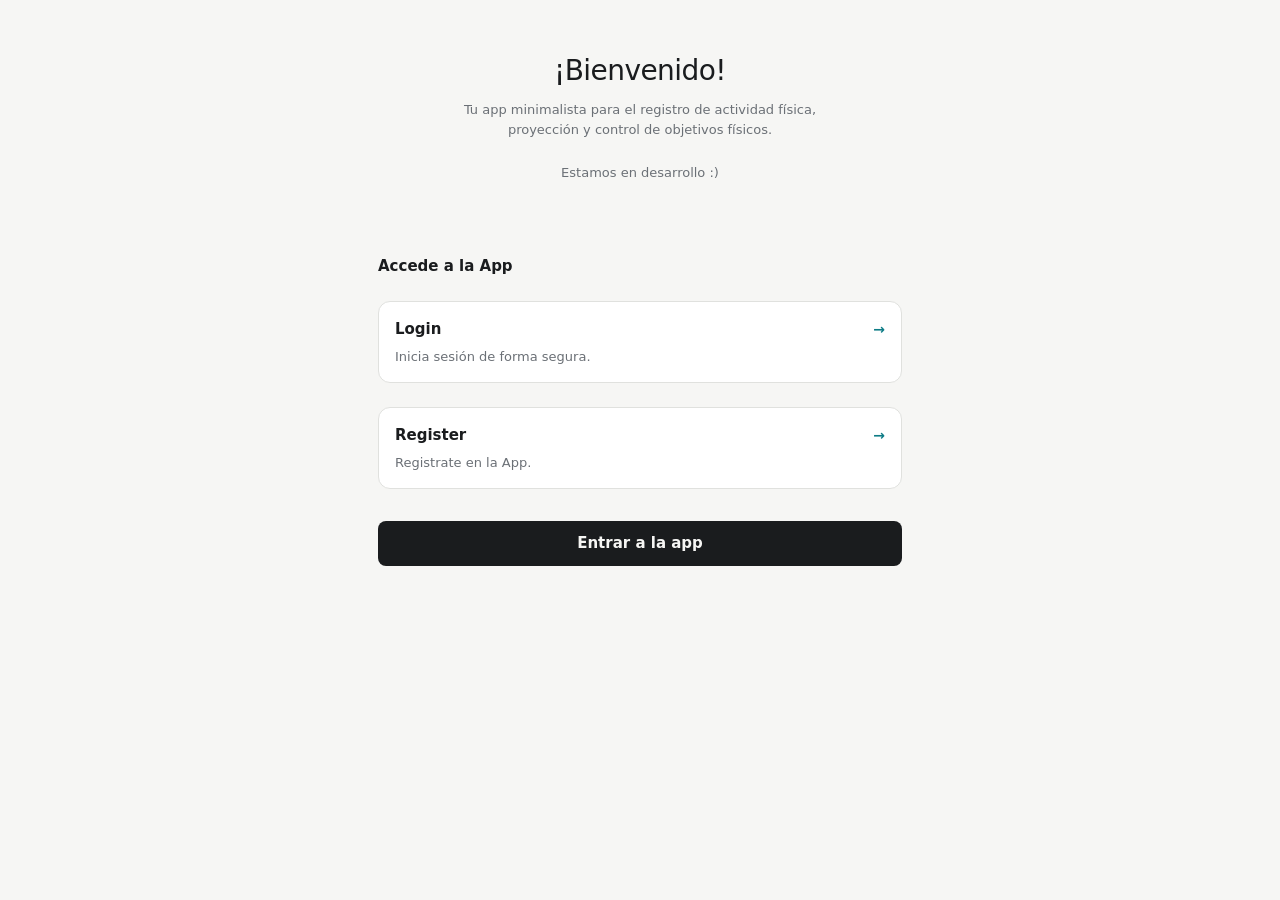
<file: frontend/index.html>
<!DOCTYPE html> <!-- Con esto avisamos al navegador que estamos usando HTML 5 -->
<html lang="es"> <!-- lang=es-> Accesibilidad para lectores de pantalla, traduccion auto del nav, seo y reglas tipograficas de CSS -->
    <head>
        <meta charset="utf-8">
        <meta name="viewport" content="width=device-width, initial-scale=1, viewport-fit=cover">
        <title>Inicio</title>
        <link rel="stylesheet" href="css/estilos.css">
        <link rel="stylesheet" href="css/componentes.css">
    </head>
    <body>
        <main>
            <div class="hero">
                <h1>¡Bienvenido!</h1>
                <p class="p-suave">Tu app minimalista para el registro de actividad física, proyección y control de objetivos físicos.</p>
                <p class="p-suave">Estamos en desarrollo :)</p>
            </div>

            <h2>Accede a la App</h2>

            <div class="card-grid">
                <a href="screens/login.html" class="card">
                    <div class="card-title">
                        Login<span>→</span>
                    </div>
                    <div class="p-suave">Inicia sesión de forma segura.</div>
                </a>
            </div>

            <div class="card-grid">
                <a href="screens/register.html" class="card">
                    <div class="card-title">
                        Register<span>→</span>
                    </div>
                    <div class="p-suave">Registrate en la App.</div>
                </a>
            </div>

            <div class="cta-container">
                <a href="screens/login.html" class="btn cta-btn">Entrar a la app</a> <!-- es de clase btn y cta-btn-->
            </div>
        </main>
    </body>
</html>
</file>
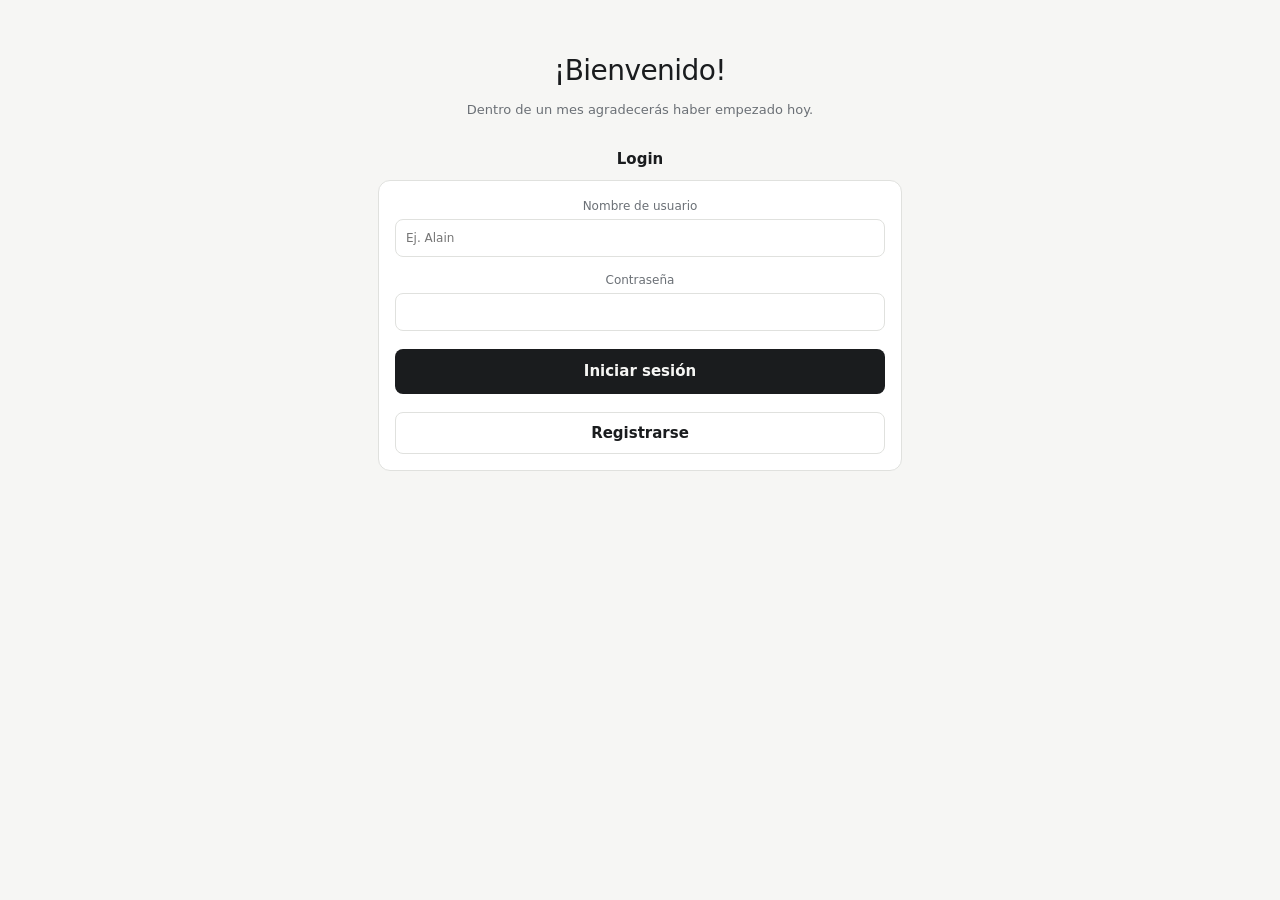
<file: frontend/screens/login.html>
<!DOCTYPE html> 
<html lang="es"> 
    <head>
        <meta charset="utf-8">
        <meta name="viewport" content="width=device-width, initial-scale=1, viewport-fit=cover">
        <title>Login</title>
        <link rel="icon" href="data:image/svg+xml,<svg xmlns='http://www.w3.org/2000/svg' viewBox='0 0 100 100'><rect width='100' height='100' rx='22' fill='%2318181b'/><text x='50' y='72' font-family='system-ui, sans-serif' font-size='65' font-weight='bold' fill='%23ffffff' text-anchor='middle'>E</text></svg>">
        <link rel="stylesheet" href="../css/estilos.css">
        <link rel="stylesheet" href="../css/componentes.css">
    </head>
    <body>
        <main>
            <div class="hero">
                <h1>¡Bienvenido!</h1>
                <p class="p-suave" id="frase-motivadora">Nunca es tarde para proponerse un cambio!</p>
                <h2>Login</h2>

                <div class="tarjeta-formulario-login">
                    <div class="row">
                        <label for="input-nombre-usuario">Nombre de usuario
                            <input id="input-nombre-usuario" type="text" placeholder="Ej. Alain" maxlength="20" required>
                        </label>
                    </div>

                    <div class="row">
                        <label for="input-contrasena-usuario">Contraseña
                            <input id="input-contrasena-usuario" type="password" maxlength="64" required>
                        </label>
                    </div>

                    <button type="submit" class="btn2" id="btn-iniciar-sesion">
                        Iniciar sesión
                    </button>

                    <button type="button" class="btn2" id="btn-registrarse">
                        Registrarse
                    </button>
                    
                    <p id="mensaje-error" class="texto-error" role="alert"></p>
                </div>

            </div>
        </main>

        <script type="module" src="../scripts/login.js"></script>
    </body>
</html>
</file>
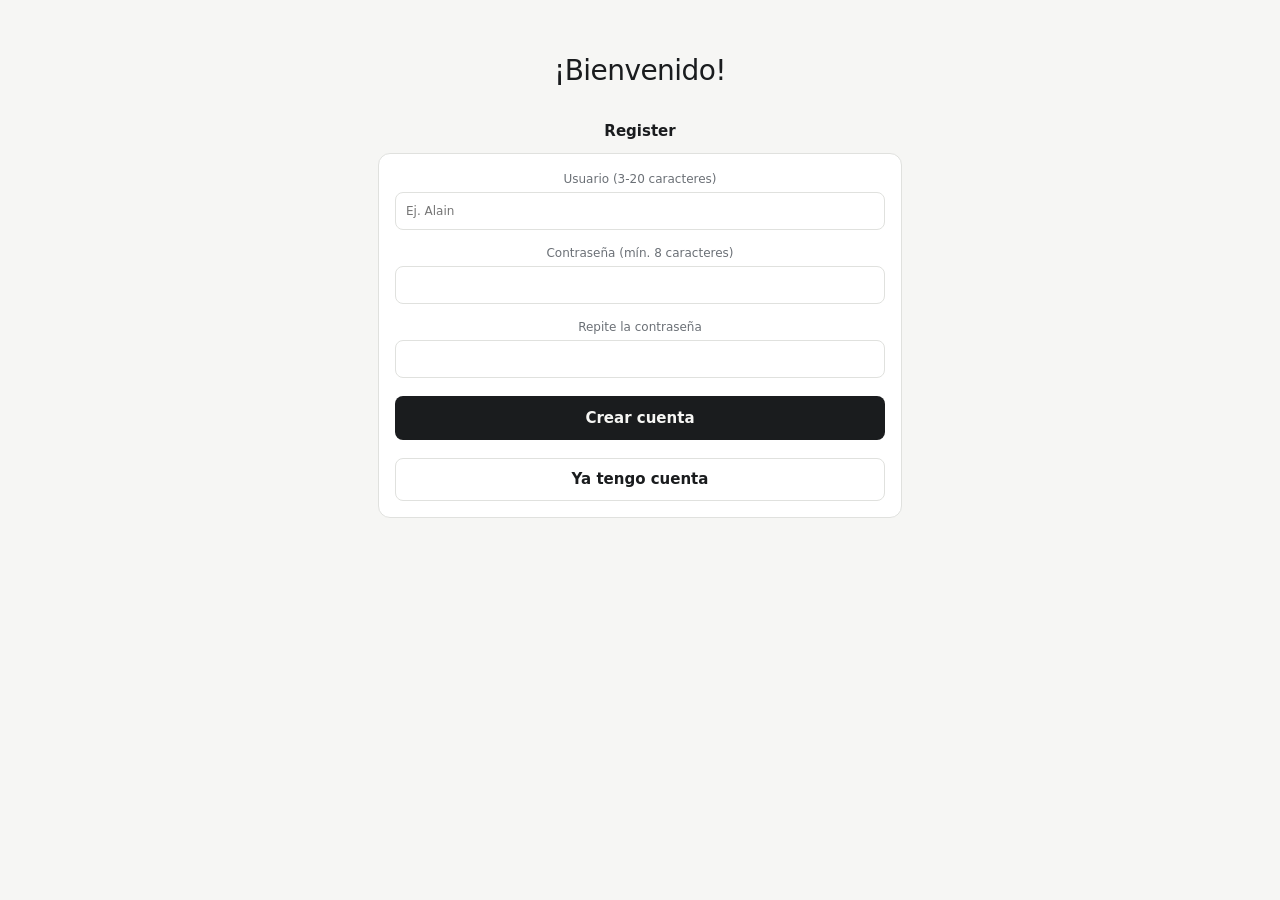
<file: frontend/screens/register.html>
<!DOCTYPE html> 
<html lang="es"> 
    <head>
        <meta charset="utf-8">
        <meta name="viewport" content="width=device-width, initial-scale=1, viewport-fit=cover">
        <title>Register</title>
        <link rel="icon" href="data:image/svg+xml,<svg xmlns='http://www.w3.org/2000/svg' viewBox='0 0 100 100'><rect width='100' height='100' rx='22' fill='%2318181b'/><text x='50' y='72' font-family='system-ui, sans-serif' font-size='65' font-weight='bold' fill='%23ffffff' text-anchor='middle'>E</text></svg>">
        <link rel="stylesheet" href="../css/estilos.css">
        <link rel="stylesheet" href="../css/componentes.css">
    </head>
    <body>
        <main>
            <div class="hero">
                <h1>¡Bienvenido!</h1>
                <h2>Register</h2>

                <div class="tarjeta-formulario-register">
                    <div class="row">
                        <label for="input-nombre-usuario">Usuario (3-20 caracteres)
                            <input id="input-nombre-usuario" type="text" placeholder="Ej. Alain" maxlength="20" required>
                        </label>
                    </div>

                    <div class="row">
                        <label for="input-contrasena-usuario">Contraseña (mín. 8 caracteres)
                            <input id="input-contrasena-usuario" type="password" minlength="8" maxlength="64" required>
                        </label>
                    </div>

                    <div class="row">
                        <label for="input-repite-contrasena">Repite la contraseña
                            <input id="input-repite-contrasena" type="password" minlength="8" maxlength="64" required>
                        </label>
                    </div>

                    <button type="button" class="btn2" id="btn-crear-cuenta">
                        Crear cuenta
                    </button>

                    <button type="submit" class="btn2" id="btn-volver-login">
                        Ya tengo cuenta
                    </button>
                    
                    <p id="mensaje-error" class="texto-error" role="alert"></p>
                </div>

            </div>
        </main>

        <script type="module" src="../scripts/register.js"></script>
    </body>
</html>
</file>
<file: frontend/css/estilos.css>
:root {
  --bg: #f6f6f4;
  --fg: #1a1c1e;
  --mu: #6b7076;
  --ln: #e0e1de;
  --cd: #fff;
  --ac: #0e7c86;
  --ac2: #c2410c;
  box-sizing: border-box;
  padding-top: env(safe-area-inset-top, 0px);
  padding-bottom: env(safe-area-inset-bottom, 0px);
}

@media (prefers-color-scheme: dark) {
  :root:not([data-theme="light"]) {
    --bg: #101214;
    --fg: #ecedee;
    --mu: #8d9399;
    --ln: #25292d;
    --cd: #16191c;
    --ac: #3cc3cf;
    --ac2: #fb923c;
    color-scheme: dark;
  }
}

:root[data-theme="dark"] {
  --bg: #101214;
  --fg: #ecedee;
  --mu: #8d9399;
  --ln: #25292d;
  --cd: #16191c;
  --ac: #3cc3cf;
  --ac2: #fb923c;
  color-scheme: dark;
}

html {
  scroll-padding-top: env(safe-area-inset-top, 0px);
}

* {
  box-sizing: border-box;
}

body {
  margin: 0;
  background: var(--bg);
  color: var(--fg);
  font: 15px/1.5 ui-sans-serif, system-ui, -apple-system, "Segoe UI", Roboto, sans-serif;
  font-variant-numeric: tabular-nums;
}

main {
  max-width: 560px;
  margin: 0 auto;
  padding: 20px 18px 90px;
}

h1 {
  font-size: 13px;
  font-weight: 600;
  color: var(--mu);
  margin: 0 0 18px;
  letter-spacing: .02em;
}

h2 {
  font-size: 15px;
  font-weight: 600;
  margin: 28px 0 10px;
}

label {
  display: block;
  font-size: 12px;
  color: var(--mu);
}

table {
  width: 100%;
  border-collapse: collapse;
  font-size: 14px;
}

td, th {
  padding: 8px 0;
  border-top: 1px solid var(--ln);
  text-align: right;
  font-weight: 400;
}

td:first-child, th:first-child {
  text-align: left;
}

th {
  color: var(--mu);
  font-size: 12px;
}

svg {
  width: 100%;
  height: auto;
  display: block;
}

svg text {
  fill: var(--mu);
  font-size: 10px;
}
</file>
<file: frontend/css/componentes.css>
/* Seccion hero Inicio */
.hero {
  padding: 30px 0 20px;
  text-align: center;
}

.hero h1 {
  font-size: 28px;
  font-weight: 300;
  color: var(--fg);
  letter-spacing: -.02em;
  margin-bottom: 8px;
}

.hero p {
  margin: 0 auto 24px;
  max-width: 400px;
}

/* Cards */

.card-grid {
  display: grid;
  grid-template-columns: 1fr;
  gap: 12px;
  margin: 24px 0;
}

.card {
  border: 1px solid var(--ln);
  background: var(--cd);
  border-radius: 12px;
  padding: 16px;
  display: flex;
  flex-direction: column;
  gap: 6px;
  text-decoration: none;
  color: inherit;
  transition: border-color 0.15s ease, transform 0.15s ease;
}

/*  :hover es una pseudoclase de CSS que se activa cuando un elemento está siendo “hovered”, es decir, 
    cuando el puntero del usuario está encima del elemento sin hacer clic. */
.card:hover {
  border-color: var(--ac);
  transform: translateY(-1px);
}

.card-title {
  font-size: 15px;
  font-weight: 600;
  color: var(--fg);
  display: flex;
  justify-content: space-between;
  align-items: center;
}

.card-title span {
  color: var(--ac);
  font-size: 14px;
}

/*Ajustes*/
.tarjeta-formulario {
  background: var(--cd);
  border: 1px solid var(--ln);
  border-radius: 12px;
  padding: 16px;
  margin-bottom: 20px;
  display: flex;
  flex-direction: column;
  gap: 14px;
}

/*Login*/
.tarjeta-formulario-login {
  background: var(--cd);
  border: 1px solid var(--ln);
  border-radius: 12px;
  padding: 16px;
  margin-bottom: 20px;
  display: flex;
  flex-direction: column;
  gap: 14px;
}

.tarjeta-formulario-login #btn-iniciar-sesion,
.tarjeta-formulario-login #btn-registrarse {
  align-self: center;
  width: 100%;
  margin-top: 4px; 
  font: inherit;
  font-weight: 600;
}

.tarjeta-formulario-login #btn-iniciar-sesion {
  margin-top: 4px;
  width: 100%;
  padding: 11px;
  border: 0;
  border-radius: 8px;
  background: var(--fg);
  color: var(--bg);
  cursor: pointer;
}

.texto-error {
  color: #f87171;
  background-color: rgba(248, 113, 113, 0.1);
  border: 1px solid rgba(248, 113, 113, 0.3);
  border-radius: 8px;
  padding: 10px 12px;
  font-size: 0.875rem;
  line-height: 1.4;
  margin: 0;
}

/* Oculta el recuadro por completo mientras el <p> esté vacío */
.texto-error:empty {
  display: none;
}

/*FIN Login*/

/* Register */
.tarjeta-formulario-register {
  background: var(--cd);
  border: 1px solid var(--ln);
  border-radius: 12px;
  padding: 16px;
  margin-bottom: 20px;
  display: flex;
  flex-direction: column;
  gap: 14px;
}

.tarjeta-formulario-register #btn-crear-cuenta,
.tarjeta-formulario-register #btn-volver-login {
  width: 100%;
  margin-top: 4px;
  font: inherit;
  font-weight: 600;
}

.tarjeta-formulario-register #btn-crear-cuenta {
  padding: 11px;
  border: 0;
  border-radius: 8px;
  background: var(--fg);
  color: var(--bg);
}

/* FIN Register */

.caja-calculos {
  margin-top: 16px;
}

.row {
  display: flex;
  gap: 10px;
  flex-wrap: wrap;
}

.row > label {
  flex: 1 1 120px;
}

.row > .btn2 {
  flex: 1 1 140px;
}

#mensaje-estado-sesion, #mensaje-datos-personales, #mensaje-descargar-sesiones, #mensaje-descargar-usuarios {
  margin-top: 10px;
}

/*Forms e inputs*/
input, select {
  width: 100%;
  margin-top: 4px;
  padding: 9px 10px;
  background: var(--cd);
  color: var(--fg);
  border: 1px solid var(--ln);
  border-radius: 8px;
  font: inherit;
}

/* Call to action */
.cta-container {
  margin-top: 32px;
}

.cta-btn {
  display: block;
  text-align: center;
  text-decoration: none;
}

/* Botones */

.btn {
  margin-top: 14px;
  width: 100%;
  padding: 11px;
  border: 0;
  border-radius: 8px;
  background: var(--fg);
  color: var(--bg);
  font: inherit;
  font-weight: 600;
  cursor: pointer;
}

.btn2 {
  padding: 9px 12px;
  border: 1px solid var(--ln);
  border-radius: 8px;
  background: var(--cd);
  color: var(--fg);
  font: inherit;
  font-size: 13px;
  cursor: pointer;
  text-align: center;
}

#btn-iniciar-sesion {
  align-self: flex-end; 
  margin-bottom: 0px;
}

/* Tipografía de utilidad */
.p-suave {
  color: var(--mu);
  font-size: 13px;
}

.texto-secundario {
  color: var(--mu);
  font-size: 13px;
  margin: 0;
}

#info-usuario-activo {
    font-weight: 600;
    color: var(--ac);
    margin-bottom: 16px;
}

.sec[hidden] {
  display: none;
}

/* Navegación */
nav {
  position: fixed;
  left: 0;
  right: 0;
  bottom: 0;
  background: var(--bg);
  border-top: 1px solid var(--ln);
  display: flex;
  justify-content: center;
  padding-bottom: env(safe-area-inset-bottom, 0px);
}

nav div {
  display: flex;
  max-width: 560px;
  width: 100%;
}

nav button {
  flex: 1;
  background: none;
  border: 0;
  color: var(--mu);
  font: inherit;
  font-size: 13px;
  padding: 14px 4px;
  cursor: pointer;
}

nav button[aria-current="true"] {
  color: var(--fg);
  font-weight: 600;
  box-shadow: inset 0 2px 0 var(--ac);
}
</file>
